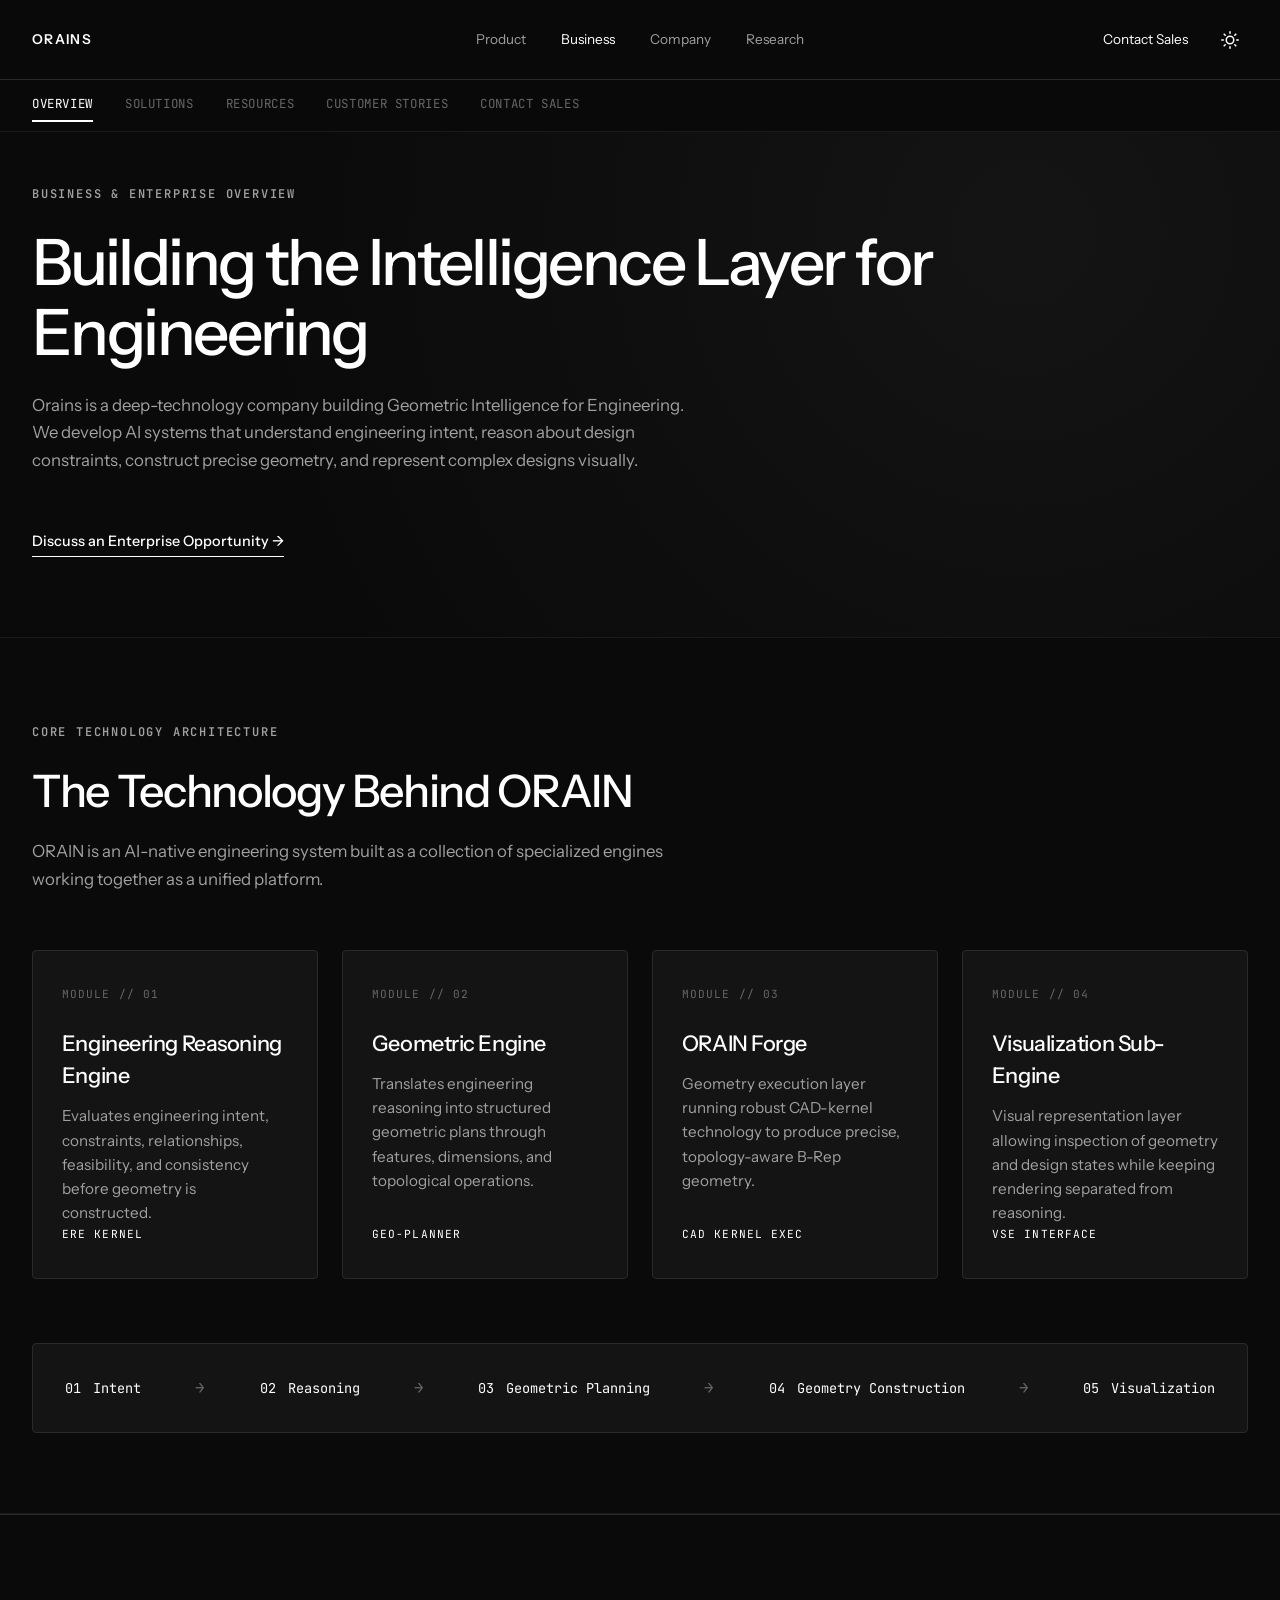
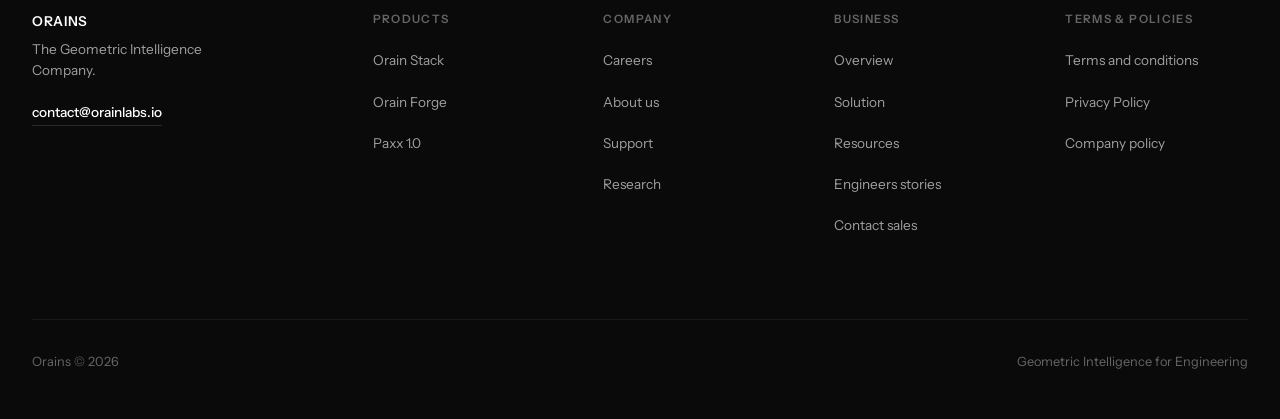
<file: Olabs/business.html>
<!DOCTYPE html>
<html lang="en">
<head>
    <meta charset="UTF-8">
    <meta name="viewport" content="width=device-width, initial-scale=1.0, maximum-scale=5.0">
    <title>Business &amp; Enterprise — Orains</title>
    <meta name="description" content="Explore enterprise solutions, engineering reasoning architecture, CAD kernel workflows, and technical resources powered by ORAIN Geometric Intelligence.">

    <!-- Premium Typography: Instrument Sans for UI, JetBrains Mono for Technical Data -->
    <link rel="preconnect" href="https://fonts.googleapis.com">
    <link rel="preconnect" href="https://fonts.gstatic.com" crossorigin>
    <link href="https://fonts.googleapis.com/css2?family=Instrument+Sans:wght@400;500;600&family=JetBrains+Mono:wght@400;500&display=swap" rel="stylesheet">

    <style>
        /* =====================================================================
           1. CORE SYSTEM & VARIABLES (DARK MODE DEFAULT)
           ===================================================================== */
        :root {
            --bg-base: #0a0a0a;
            --bg-base-rgb: 10, 10, 10;
            --bg-soft: #141414;
            --bg-surface: #1e1e1e;

            --text-primary: #ffffff;
            --text-secondary: #a0a0a0;
            --text-muted: #666666;

            --line: #2a2a2a;
            --line-light: #1a1a1a;

            --font-sans: 'Instrument Sans', -apple-system, BlinkMacSystemFont, sans-serif;
            --font-mono: 'JetBrains Mono', monospace;
            --nav-height: 80px;
            --subnav-height: 52px;
        }

        body.light-mode {
            --bg-base: #ffffff;
            --bg-base-rgb: 255, 255, 255;
            --bg-soft: #fcfcfc;
            --bg-surface: #f5f5f4;

            --text-primary: #000000;
            --text-secondary: #555555;
            --text-muted: #888888;

            --line: #e5e5e5;
            --line-light: #f0f0f0;
        }

        * {
            margin: 0;
            padding: 0;
            box-sizing: border-box;
        }

        html {
            scroll-behavior: smooth;
            font-family: var(--font-sans);
            font-size: 16px;
            overflow-x: clip;
        }

        body {
            background: var(--bg-base);
            color: var(--text-primary);
            overflow-x: clip;
            line-height: 1.5;
            -webkit-font-smoothing: antialiased;
            -moz-osx-font-smoothing: grayscale;
            transition: background-color 0.3s ease, color 0.3s ease;
        }

        a {
            color: inherit;
            text-decoration: none;
            transition: opacity 0.2s ease, color 0.2s ease;
        }

        /* =====================================================================
           2. TYPOGRAPHY & SHARED UTILITIES
           ===================================================================== */
        .container {
            width: min(1320px, calc(100% - 4rem));
            margin: 0 auto;
            position: relative;
        }

        .label-sm {
            display: inline-block;
            margin-bottom: 1.5rem;
            color: var(--text-secondary);
            font-size: 0.75rem;
            text-transform: uppercase;
            letter-spacing: 0.15em;
            font-weight: 600;
            font-family: var(--font-mono);
        }

        .headline-xl {
            color: var(--text-primary);
            font-size: clamp(2.4rem, 5vw, 4.8rem);
            font-weight: 500;
            letter-spacing: -0.04em;
            line-height: 1.1;
            margin-bottom: 1.5rem;
        }

        .headline-md {
            color: var(--text-primary);
            font-size: clamp(1.8rem, 3.5vw, 2.8rem);
            font-weight: 500;
            letter-spacing: -0.03em;
            line-height: 1.2;
            margin-bottom: 1.25rem;
        }

        .headline-sm {
            color: var(--text-primary);
            font-size: 1.35rem;
            font-weight: 500;
            letter-spacing: -0.02em;
            margin-bottom: 0.8rem;
        }

        .body-lg {
            color: var(--text-secondary);
            font-size: clamp(1.05rem, 1.3vw, 1.2rem);
            font-weight: 400;
            line-height: 1.65;
            max-width: 680px;
        }

        .body-md {
            color: var(--text-secondary);
            font-size: 0.95rem;
            line-height: 1.6;
        }

        .link-cta {
            display: inline-flex;
            align-items: center;
            gap: 0.5rem;
            color: var(--text-primary);
            font-size: 0.9rem;
            font-weight: 500;
            padding-bottom: 3px;
            border-bottom: 1px solid var(--text-primary);
            margin-top: 1.5rem;
            cursor: pointer;
            background: none;
            border-top: none;
            border-left: none;
            border-right: none;
            font-family: var(--font-sans);
        }

        .link-cta:hover {
            opacity: 0.6;
        }

        .reveal {
            opacity: 0;
            transform: translateY(16px);
            transition: opacity 0.6s cubic-bezier(0.16, 1, 0.3, 1), transform 0.6s cubic-bezier(0.16, 1, 0.3, 1);
        }

        .reveal.visible {
            opacity: 1;
            transform: translateY(0);
        }

        /* =====================================================================
           3. PRIMARY NAVIGATION & BUSINESS SUB-NAV (BOTH FIXED ON SCROLL)
           ===================================================================== */
        header {
            position: fixed;
            top: 0;
            left: 0;
            width: 100%;
            height: var(--nav-height);
            z-index: 100;
            background: rgba(var(--bg-base-rgb), 0.85);
            backdrop-filter: blur(20px);
            -webkit-backdrop-filter: blur(20px);
            border-bottom: 1px solid var(--line);
        }

        .nav-container {
            display: flex;
            height: 100%;
            align-items: center;
            justify-content: space-between;
        }

        .logo {
            font-size: 0.85rem;
            font-weight: 600;
            letter-spacing: 0.1em;
            text-transform: uppercase;
            color: var(--text-primary);
        }

        .nav-links {
            display: flex;
            gap: 2.2rem;
            position: absolute;
            left: 50%;
            transform: translateX(-50%);
        }

        .nav-links a {
            color: var(--text-secondary);
            font-size: 0.85rem;
        }

        .nav-links a:hover, .nav-links a.active {
            color: var(--text-primary);
        }

        .nav-actions {
            display: flex;
            align-items: center;
            gap: 1.5rem;
        }

        .theme-toggle-btn {
            background: transparent;
            border: none;
            cursor: pointer;
            color: var(--text-primary);
            display: flex;
            align-items: center;
            justify-content: center;
            width: 36px;
            height: 36px;
            border-radius: 50%;
            transition: background-color 0.2s ease;
        }
        
        .theme-toggle-btn:hover {
            background-color: var(--line-light);
        }

        /* Fixed Business Sub-Navigation - Pinned right below Header */
        .subnav-bar {
            position: fixed;
            top: var(--nav-height);
            left: 0;
            width: 100%;
            height: var(--subnav-height);
            z-index: 95;
            background: rgba(var(--bg-base-rgb), 0.92);
            backdrop-filter: blur(14px);
            -webkit-backdrop-filter: blur(14px);
            border-bottom: 1px solid var(--line-light);
        }

        .subnav-container {
            display: flex;
            align-items: center;
            gap: 2rem;
            height: 100%;
            overflow-x: auto;
            scroll-behavior: smooth;
            -webkit-overflow-scrolling: touch;
            scrollbar-width: none;
        }
        .subnav-container::-webkit-scrollbar { display: none; }

        .subnav-link {
            font-family: var(--font-mono);
            font-size: 0.78rem;
            color: var(--text-muted);
            white-space: nowrap;
            letter-spacing: 0.05em;
            text-transform: uppercase;
            padding: 0.4rem 0;
            border-bottom: 2px solid transparent;
            transition: all 0.2s ease;
            cursor: pointer;
            flex-shrink: 0;
        }

        .subnav-link:hover {
            color: var(--text-primary);
        }

        .subnav-link.active {
            color: var(--text-primary);
            border-bottom-color: var(--text-primary);
        }

        /* =====================================================================
           4. TAB PANEL SWITCHING SYSTEM & SWIPE TRANSITIONS
           ===================================================================== */
        #business-tab-root {
            /* Offset content below both fixed headers */
            padding-top: calc(var(--nav-height) + var(--subnav-height));
            touch-action: pan-y pinch-zoom; /* Permits vertical page scroll while letting swipe function */
        }

        .tab-panel {
            display: none;
            opacity: 0;
            transition: opacity 0.3s ease, transform 0.3s ease;
        }

        .tab-panel.active {
            display: block;
            opacity: 1;
            transform: translateX(0);
        }

        .tab-panel.slide-left {
            animation: slideInFromRight 0.28s cubic-bezier(0.16, 1, 0.3, 1) forwards;
        }

        .tab-panel.slide-right {
            animation: slideInFromLeft 0.28s cubic-bezier(0.16, 1, 0.3, 1) forwards;
        }

        @keyframes slideInFromRight {
            from {
                opacity: 0;
                transform: translateX(30px);
            }
            to {
                opacity: 1;
                transform: translateX(0);
            }
        }

        @keyframes slideInFromLeft {
            from {
                opacity: 0;
                transform: translateX(-30px);
            }
            to {
                opacity: 1;
                transform: translateX(0);
            }
        }

        .biz-hero {
            padding-top: 3rem;
            padding-bottom: 5rem;
            border-bottom: 1px solid var(--line-light);
            background: radial-gradient(circle at 80% 20%, var(--bg-soft) 0%, var(--bg-base) 70%);
        }

        .section-block {
            padding: 5rem 0;
            border-bottom: 1px solid var(--line-light);
        }

        /* =====================================================================
           5. SECTION COMPONENTS & ARCHITECTURE
           ===================================================================== */
        .arch-grid {
            display: grid;
            grid-template-columns: repeat(4, 1fr);
            gap: 1.5rem;
            margin-top: 3.5rem;
        }

        .arch-card {
            background: var(--bg-soft);
            border: 1px solid var(--line);
            border-radius: 4px;
            padding: 2.2rem 1.8rem;
            display: flex;
            flex-direction: column;
            justify-content: space-between;
            min-height: 280px;
            transition: border-color 0.3s ease, transform 0.3s ease;
        }

        .arch-card:hover {
            border-color: var(--text-muted);
            transform: translateY(-3px);
        }

        .arch-badge {
            font-family: var(--font-mono);
            font-size: 0.7rem;
            color: var(--text-muted);
            letter-spacing: 0.1em;
            margin-bottom: 1.5rem;
            display: block;
        }

        .pipeline-strip {
            margin-top: 4rem;
            background: var(--bg-soft);
            border: 1px solid var(--line);
            border-radius: 4px;
            padding: 2rem;
            display: flex;
            align-items: center;
            justify-content: space-between;
            flex-wrap: wrap;
            gap: 1rem;
        }

        .pipeline-step {
            display: flex;
            align-items: center;
            gap: 0.75rem;
            font-family: var(--font-mono);
            font-size: 0.85rem;
            color: var(--text-primary);
        }

        .pipeline-arrow {
            color: var(--text-muted);
            font-family: var(--font-mono);
        }

        .solutions-grid {
            display: grid;
            grid-template-columns: repeat(2, 1fr);
            gap: 2rem;
            margin-top: 4rem;
        }

        .solution-item {
            border: 1px solid var(--line);
            background: var(--bg-soft);
            border-radius: 4px;
            padding: 2.5rem;
        }

        .solution-num {
            font-family: var(--font-mono);
            font-size: 0.8rem;
            color: var(--text-muted);
            margin-bottom: 1rem;
            display: block;
        }

        .spec-list {
            list-style: none;
            margin-top: 1.5rem;
            display: flex;
            flex-direction: column;
            gap: 0.5rem;
        }

        .spec-list li {
            font-family: var(--font-mono);
            font-size: 0.82rem;
            color: var(--text-secondary);
            display: flex;
            align-items: center;
            gap: 0.6rem;
        }

        .spec-list li::before {
            content: "•";
            color: var(--text-muted);
        }

        .persona-grid {
            display: grid;
            grid-template-columns: repeat(4, 1fr);
            gap: 1.5rem;
            margin-top: 4rem;
        }

        .persona-card {
            border-left: 2px solid var(--line);
            padding: 0.5rem 0 0.5rem 1.5rem;
            transition: border-color 0.3s ease;
        }

        .persona-card:hover {
            border-left-color: var(--text-primary);
        }

        .resource-grid {
            display: grid;
            grid-template-columns: repeat(3, 1fr);
            gap: 1.8rem;
            margin-top: 3.5rem;
        }

        .resource-card {
            background: var(--bg-soft);
            border: 1px solid var(--line);
            border-radius: 4px;
            padding: 2.2rem;
            display: flex;
            flex-direction: column;
            justify-content: space-between;
        }

        .story-tracker {
            display: flex;
            align-items: center;
            justify-content: space-between;
            padding: 2.5rem;
            border: 1px solid var(--line);
            background: var(--bg-soft);
            border-radius: 4px;
            margin-top: 3.5rem;
            font-family: var(--font-mono);
            font-size: 0.85rem;
        }

        .story-step {
            display: flex;
            flex-direction: column;
            gap: 0.3rem;
        }

        .story-step-label {
            font-size: 0.7rem;
            color: var(--text-muted);
            text-transform: uppercase;
        }

        .story-step-val {
            color: var(--text-primary);
            font-weight: 500;
        }

        .contact-layout {
            display: grid;
            grid-template-columns: 1fr 1.2fr;
            gap: 4rem;
            margin-top: 3.5rem;
        }

        .contact-form-card {
            background: var(--bg-soft);
            border: 1px solid var(--line);
            border-radius: 6px;
            padding: 3rem;
        }

        .form-group {
            margin-bottom: 1.8rem;
            display: flex;
            flex-direction: column;
            gap: 0.5rem;
        }

        .form-row {
            display: grid;
            grid-template-columns: 1fr 1fr;
            gap: 1.5rem;
        }

        .form-label {
            font-family: var(--font-mono);
            font-size: 0.75rem;
            color: var(--text-secondary);
            text-transform: uppercase;
            letter-spacing: 0.08em;
        }

        .form-input, .form-select, .form-textarea {
            background: var(--bg-base);
            border: 1px solid var(--line);
            color: var(--text-primary);
            font-family: var(--font-sans);
            font-size: 0.95rem;
            padding: 0.85rem 1rem;
            border-radius: 4px;
            outline: none;
            transition: border-color 0.2s ease;
        }

        .form-input:focus, .form-select:focus, .form-textarea:focus {
            border-color: var(--text-primary);
        }

        .form-textarea {
            min-height: 120px;
            resize: vertical;
        }

        .radio-grid {
            display: grid;
            grid-template-columns: 1fr 1fr;
            gap: 0.8rem;
            margin-top: 0.4rem;
        }

        .radio-box {
            display: flex;
            align-items: center;
            gap: 0.6rem;
            background: var(--bg-base);
            border: 1px solid var(--line);
            padding: 0.75rem 1rem;
            border-radius: 4px;
            cursor: pointer;
            font-size: 0.85rem;
            color: var(--text-secondary);
            transition: all 0.2s ease;
        }

        .radio-box:hover {
            border-color: var(--text-muted);
            color: var(--text-primary);
        }

        .radio-box input[type="radio"] {
            accent-color: var(--text-primary);
        }

        .btn-submit {
            background: var(--text-primary);
            color: var(--bg-base);
            border: none;
            font-family: var(--font-sans);
            font-size: 0.95rem;
            font-weight: 500;
            padding: 1rem 2rem;
            border-radius: 4px;
            cursor: pointer;
            transition: opacity 0.2s ease;
            width: 100%;
            margin-top: 1rem;
        }

        .btn-submit:hover {
            opacity: 0.85;
        }

        /* =====================================================================
           6. FOOTER
           ===================================================================== */
        footer {
            padding: 6rem 0 3rem;
            background: var(--bg-base);
            border-top: 1px solid var(--line);
            font-size: 0.85rem;
        }

        .footer-grid {
            display: grid;
            grid-template-columns: 1.6fr 1fr 1fr 1fr 1fr;
            gap: 3rem;
            margin-bottom: 5rem;
        }

        .footer-brand {
            font-weight: 600;
            letter-spacing: 0.05em;
            text-transform: uppercase;
            color: var(--text-primary);
        }

        .footer-brand + p {
            margin-top: 0.5rem;
            max-width: 220px;
            color: var(--text-secondary);
        }

        .footer-email {
            display: inline-block;
            margin-top: 1.4rem;
            color: var(--text-primary);
            font-weight: 500;
            border-bottom: 1px solid var(--line);
            padding-bottom: 2px;
        }

        .footer-col {
            display: flex;
            flex-direction: column;
            gap: 0.9rem;
        }

        .footer-col h4 {
            margin-bottom: 0.3rem;
            color: var(--text-muted);
            font-size: 0.72rem;
            letter-spacing: 0.12em;
            text-transform: uppercase;
            font-weight: 600;
        }

        .footer-col a {
            color: var(--text-secondary);
            padding: 0.2rem 0;
            cursor: pointer;
        }

        .footer-col a:hover {
            color: var(--text-primary);
        }

        .footer-bottom {
            display: flex;
            align-items: center;
            justify-content: space-between;
            color: var(--text-muted);
            border-top: 1px solid var(--line-light);
            padding-top: 2rem;
            font-size: 0.8rem;
        }

        /* =====================================================================
           7. PHONE & MOBILE RESPONSIVE OPTIMIZATIONS
           ===================================================================== */
        @media (max-width: 1024px) {
            .nav-links { display: none; }
            .arch-grid, .persona-grid { grid-template-columns: repeat(2, 1fr); }
            .resource-grid { grid-template-columns: 1fr; }
            .contact-layout { grid-template-columns: 1fr; }
            .footer-grid { grid-template-columns: repeat(2, 1fr); }
        }

        @media (max-width: 768px) {
            /* Compact Header & Tabs on mobile so more viewport space is available */
            :root {
                --nav-height: 64px;
                --subnav-height: 48px;
            }

            .container { width: calc(100% - 2rem); }
            .subnav-container {
                gap: 1.4rem;
                padding: 0 0.5rem;
            }

            .solutions-grid, .arch-grid, .persona-grid, .radio-grid, .form-row { grid-template-columns: 1fr; }
            .story-tracker { flex-direction: column; align-items: flex-start; gap: 1.5rem; }
            .contact-form-card { padding: 1.8rem; }
            .pipeline-strip { flex-direction: column; align-items: flex-start; gap: 0.8rem; }
            .biz-hero { padding-top: 2rem; padding-bottom: 3.5rem; }
            .section-block { padding: 3.5rem 0; }
        }
    </style>
</head>
<body>

    <!-- Header Navigation (Fixed) -->
    <header id="navbar">
        <div class="container nav-container">
            <a href="index.html" class="logo">Orains</a>
            <nav class="nav-links" aria-label="Primary navigation">
                <a href="product">Product</a>
                <a href="business" class="active">Business</a>
                <a href="company">Company</a>
                <a href="research">Research</a>
            </nav>
            <div class="nav-actions">
                <a href="#contact-sales" class="nav-cta link-tab" style="font-size: 0.85rem;">Contact Sales</a>
                <button id="theme-toggle" class="theme-toggle-btn" aria-label="Toggle Theme">
                    <svg id="theme-icon" xmlns="http://www.w3.org/2000/svg" width="18" height="18" viewBox="0 0 24 24" fill="none" stroke="currentColor" stroke-width="2" stroke-linecap="round" stroke-linejoin="round">
                        <circle cx="12" cy="12" r="5"></circle>
                        <line x1="12" y1="1" x2="12" y2="3"></line>
                        <line x1="12" y1="21" x2="12" y2="23"></line>
                        <line x1="4.22" y1="4.22" x2="5.64" y2="5.64"></line>
                        <line x1="18.36" y1="18.36" x2="19.78" y2="19.78"></line>
                        <line x1="1" y1="12" x2="3" y2="12"></line>
                        <line x1="21" y1="12" x2="23" y2="12"></line>
                        <line x1="4.22" y1="19.78" x2="5.64" y2="18.36"></line>
                        <line x1="18.36" y1="5.64" x2="19.78" y2="4.22"></line>
                    </svg>
                </button>
            </div>
        </div>
    </header>

    <!-- Sub-Navigation for Business Subsections (Fixed & Pinned below header) -->
    <nav class="subnav-bar" id="subnav-bar" aria-label="Business subsections">
        <div class="container subnav-container" id="subnav-scroll-container">
            <a href="#overview" class="subnav-link active">Overview</a>
            <a href="#solutions" class="subnav-link">Solutions</a>
            <a href="#resources" class="subnav-link">Resources</a>
            <a href="#stories" class="subnav-link">Customer Stories</a>
            <a href="#contact-sales" class="subnav-link">Contact Sales</a>
        </div>
    </nav>

    <main id="business-tab-root">
        <!-- =============================================================
             1. TAB: OVERVIEW (HERO + CORE ARCHITECTURE)
             ============================================================= -->
        <div id="overview" class="tab-panel active">
            <!-- Hero -->
            <section class="biz-hero">
                <div class="container">
                    <span class="label-sm">BUSINESS &amp; ENTERPRISE OVERVIEW</span>
                    <h1 class="headline-xl">Building the Intelligence Layer for Engineering</h1>
                    <p class="body-lg">
                        Orains is a deep-technology company building Geometric Intelligence for Engineering. We develop AI systems that understand engineering intent, reason about design constraints, construct precise geometry, and represent complex designs visually.
                    </p>
                    <div style="margin-top: 2rem;">
                        <a href="#contact-sales" class="link-cta link-tab">Discuss an Enterprise Opportunity &rarr;</a>
                    </div>
                </div>
            </section>

            <!-- Technology Behind ORAIN -->
            <section class="section-block reveal">
                <div class="container">
                    <span class="label-sm">CORE TECHNOLOGY ARCHITECTURE</span>
                    <h2 class="headline-md">The Technology Behind ORAIN</h2>
                    <p class="body-lg">
                        ORAIN is an AI-native engineering system built as a collection of specialized engines working together as a unified platform.
                    </p>

                    <div class="arch-grid">
                        <div class="arch-card">
                            <div>
                                <span class="arch-badge">MODULE // 01</span>
                                <h3 class="headline-sm">Engineering Reasoning Engine</h3>
                                <p class="body-md">Evaluates engineering intent, constraints, relationships, feasibility, and consistency before geometry is constructed.</p>
                            </div>
                            <span class="arch-badge" style="margin-bottom:0; color: var(--text-primary);">ERE KERNEL</span>
                        </div>

                        <div class="arch-card">
                            <div>
                                <span class="arch-badge">MODULE // 02</span>
                                <h3 class="headline-sm">Geometric Engine</h3>
                                <p class="body-md">Translates engineering reasoning into structured geometric plans through features, dimensions, and topological operations.</p>
                            </div>
                            <span class="arch-badge" style="margin-bottom:0; color: var(--text-primary);">GEO-PLANNER</span>
                        </div>

                        <div class="arch-card">
                            <div>
                                <span class="arch-badge">MODULE // 03</span>
                                <h3 class="headline-sm">ORAIN Forge</h3>
                                <p class="body-md">Geometry execution layer running robust CAD-kernel technology to produce precise, topology-aware B-Rep geometry.</p>
                            </div>
                            <span class="arch-badge" style="margin-bottom:0; color: var(--text-primary);">CAD KERNEL EXEC</span>
                        </div>

                        <div class="arch-card">
                            <div>
                                <span class="arch-badge">MODULE // 04</span>
                                <h3 class="headline-sm">Visualization Sub-Engine</h3>
                                <p class="body-md">Visual representation layer allowing inspection of geometry and design states while keeping rendering separated from reasoning.</p>
                            </div>
                            <span class="arch-badge" style="margin-bottom:0; color: var(--text-primary);">VSE INTERFACE</span>
                        </div>
                    </div>

                    <div class="pipeline-strip">
                        <div class="pipeline-step"><span>01</span> Intent</div>
                        <span class="pipeline-arrow">&rarr;</span>
                        <div class="pipeline-step"><span>02</span> Reasoning</div>
                        <span class="pipeline-arrow">&rarr;</span>
                        <div class="pipeline-step"><span>03</span> Geometric Planning</div>
                        <span class="pipeline-arrow">&rarr;</span>
                        <div class="pipeline-step"><span>04</span> Geometry Construction</div>
                        <span class="pipeline-arrow">&rarr;</span>
                        <div class="pipeline-step"><span>05</span> Visualization</div>
                    </div>
                </div>
            </section>
        </div>

        <!-- =============================================================
             2. TAB: SOLUTIONS
             ============================================================= -->
        <div id="solutions" class="tab-panel">
            <section class="section-block reveal">
                <div class="container">
                    <span class="label-sm">SOLUTIONS &amp; WORKFLOWS</span>
                    <h2 class="headline-md">Engineering Intelligence, From Intent to Geometry</h2>
                    <p class="body-lg">
                        Traditional CAD workflows require engineers to manually translate ideas into sequences of sketches and operations. ORAIN introduces an intelligent reasoning layer between intent and construction.
                    </p>

                    <div class="solutions-grid">
                        <div class="solution-item">
                            <span class="solution-num">SOLUTION // 01</span>
                            <h3 class="headline-sm">AI-Assisted Geometry Generation</h3>
                            <p class="body-md">Describe components using natural language or structured engineering requirements. ORAIN interprets relationships and generates structured design representations.</p>
                        </div>

                        <div class="solution-item">
                            <span class="solution-num">SOLUTION // 02</span>
                            <h3 class="headline-sm">Engineering-Aware Design Reasoning</h3>
                            <p class="body-md">ERE evaluates constraints, dimensional consistency, feature dependencies, and design feasibility before geometry is modeled.</p>
                        </div>

                        <div class="solution-item">
                            <span class="solution-num">SOLUTION // 03</span>
                            <h3 class="headline-sm">Feature-Based Geometric Planning</h3>
                            <p class="body-md">Transforms reasoning into structured parametric features, constraints, and operations—bridging intelligence with downstream CAD formats.</p>
                        </div>

                        <div class="solution-item">
                            <span class="solution-num">SOLUTION // 04</span>
                            <h3 class="headline-sm">Engineering-Grade CAD Construction</h3>
                            <p class="body-md">ORAIN Forge constructs topology-aware, boundary-representation (B-Rep) geometry rather than approximate visual polygon meshes.</p>
                        </div>

                        <div class="solution-item">
                            <span class="solution-num">SOLUTION // 05</span>
                            <h3 class="headline-sm">Automated Geometry Validation</h3>
                            <p class="body-md">Every generated object undergoes rigorous algorithmic checks for engineering validity:</p>
                            <ul class="spec-list">
                                <li>Topological consistency &amp; manifold integrity</li>
                                <li>Watertightness &amp; volume closure</li>
                                <li>Self-intersection and constraint satisfaction</li>
                            </ul>
                        </div>

                        <div class="solution-item">
                            <span class="solution-num">SOLUTION // 06 &amp; 07</span>
                            <h3 class="headline-sm">Engineering Workflow Automation</h3>
                            <p class="body-md">Automate repetitive translation across engineering departments:</p>
                            <ul class="spec-list">
                                <li>Natural Language &rarr; Structured CAD Geometry</li>
                                <li>Requirements &rarr; Parametric Design</li>
                                <li>Design Intent &rarr; Feature Graph Structure</li>
                                <li>Geometry &rarr; Downstream Engineering Data</li>
                            </ul>
                        </div>
                    </div>

                    <div style="margin-top: 5rem;">
                        <span class="label-sm">TARGET DISCIPLINES</span>
                        <h3 class="headline-md" style="font-size: 1.8rem;">Built for How Engineers Actually Work</h3>
                        <div class="persona-grid">
                            <div class="persona-card">
                                <h4 class="headline-sm" style="font-size: 1.1rem;">Design Engineers</h4>
                                <p class="body-md">Accelerate transitions from conceptual requirements to production CAD models.</p>
                            </div>
                            <div class="persona-card">
                                <h4 class="headline-sm" style="font-size: 1.1rem;">Simulation Engineers</h4>
                                <p class="body-md">Provide clean, structured geometry directly ready for FEA simulation meshes.</p>
                            </div>
                            <div class="persona-card">
                                <h4 class="headline-sm" style="font-size: 1.1rem;">CFD Engineers</h4>
                                <p class="body-md">Eliminate manual geometry cleanup for faster iteration between design and analysis.</p>
                            </div>
                            <div class="persona-card">
                                <h4 class="headline-sm" style="font-size: 1.1rem;">Enterprise Teams</h4>
                                <p class="body-md">Establish a unified intelligence platform across design, simulation, and manufacturing.</p>
                            </div>
                        </div>
                    </div>
                </div>
            </section>
        </div>

        <!-- =============================================================
             3. TAB: RESOURCES
             ============================================================= -->
        <div id="resources" class="tab-panel">
            <section class="section-block reveal">
                <div class="container">
                    <span class="label-sm">KNOWLEDGE BASE</span>
                    <h2 class="headline-md">Exploring the Foundations of Geometric Intelligence</h2>
                    <p class="body-lg">
                        Our technical resources document the architectures, benchmarks, prototypes, and research behind AI-driven computational geometry.
                    </p>

                    <div class="resource-grid">
                        <div class="resource-card">
                            <div>
                                <span class="arch-badge">RESEARCH PAPERS</span>
                                <h3 class="headline-sm">Foundational Research</h3>
                                <p class="body-md">In-depth papers exploring geometric intelligence, neural boundary representations, and spatial reasoning.</p>
                            </div>
                            <a href="#contact-sales" class="link-cta link-tab">Explore Research &rarr;</a>
                        </div>

                        <div class="resource-card">
                            <div>
                                <span class="arch-badge">PUBLICATIONS</span>
                                <h3 class="headline-sm">Technical Insights</h3>
                                <p class="body-md">Deep dives into geometric kernels, topological feature extraction, manifold validation, and CAD graphs.</p>
                            </div>
                            <a href="#contact-sales" class="link-cta link-tab">Read Technical Insights &rarr;</a>
                        </div>

                        <div class="resource-card">
                            <div>
                                <span class="arch-badge">SYSTEM SPECS</span>
                                <h3 class="headline-sm">Architecture &amp; Engineering</h3>
                                <p class="body-md">Detailed system documentation on ERE, Geometric Engine, ORAIN Forge, and the VSE pipeline.</p>
                            </div>
                            <a href="#contact-sales" class="link-cta link-tab">Explore Architecture &rarr;</a>
                        </div>

                        <div class="resource-card">
                            <div>
                                <span class="arch-badge">BENCHMARKS</span>
                                <h3 class="headline-sm">Engineering Experiments</h3>
                                <p class="body-md">Selected experiments, speed benchmarks, and accuracy metrics evaluated against complex industrial parts.</p>
                            </div>
                            <a href="#contact-sales" class="link-cta link-tab">Explore Experiments &rarr;</a>
                        </div>

                        <div class="resource-card">
                            <div>
                                <span class="arch-badge">UPDATES</span>
                                <h3 class="headline-sm">Building in Public</h3>
                                <p class="body-md">Follow our engineering journey, technical milestones, kernel iterations, and community updates.</p>
                            </div>
                            <a href="https://github.com/Orain-Labs" target="_blank" rel="noopener noreferrer" class="link-cta">Follow Orains &rarr;</a>
                        </div>

                        <div class="resource-card">
                            <div>
                                <span class="arch-badge">ACADEMIC</span>
                                <h3 class="headline-sm">Scientific Publications</h3>
                                <p class="body-md">Peer-reviewed findings and contributions to computational geometry and engineering machine learning.</p>
                            </div>
                            <a href="#contact-sales" class="link-cta link-tab">View Publications &rarr;</a>
                        </div>
                    </div>
                </div>
            </section>
        </div>

        <!-- =============================================================
             4. TAB: CUSTOMER STORIES
             ============================================================= -->
        <div id="stories" class="tab-panel">
            <section class="section-block reveal">
                <div class="container">
                    <span class="label-sm">DEVELOPMENT &amp; CASE STUDIES</span>
                    <h2 class="headline-md">From Research to Real Engineering</h2>
                    <p class="body-lg">
                        The development of ORAIN is driven by turning engineering intelligence into tools that work in real engineering environments. Explore our research demonstrations and prototype case studies.
                    </p>

                    <!-- Journey Tracker -->
                    <div class="story-tracker">
                        <div class="story-step">
                            <span class="story-step-label">Phase 01</span>
                            <span class="story-step-val">Research</span>
                        </div>
                        <span class="pipeline-arrow">&rarr;</span>
                        <div class="story-step">
                            <span class="story-step-label">Phase 02</span>
                            <span class="story-step-val">Experiment</span>
                        </div>
                        <span class="pipeline-arrow">&rarr;</span>
                        <div class="story-step">
                            <span class="story-step-label">Phase 03</span>
                            <span class="story-step-val">Prototype</span>
                        </div>
                        <span class="pipeline-arrow">&rarr;</span>
                        <div class="story-step">
                            <span class="story-step-label">Phase 04</span>
                            <span class="story-step-val">Deployment</span>
                        </div>
                    </div>

                    <div class="solutions-grid" style="margin-top: 3.5rem;">
                        <div class="solution-item">
                            <span class="solution-num">CASE STUDY // 01</span>
                            <h3 class="headline-sm">Research Demonstrations</h3>
                            <p class="body-md">Controlled engineering evaluations demonstrating intent-to-geometry generation across aerospace mounting brackets and mechanical housings.</p>
                            <a href="#contact-sales" class="link-cta link-tab">Explore Demonstrations &rarr;</a>
                        </div>

                        <div class="solution-item">
                            <span class="solution-num">CASE STUDY // 02</span>
                            <h3 class="headline-sm">Prototype Case Studies</h3>
                            <p class="body-md">Detailed workflow analyses testing feature dependencies, parametric tolerance checking, and STEP export fidelity for manufacturing pipelines.</p>
                            <a href="#contact-sales" class="link-cta link-tab">Explore Case Studies &rarr;</a>
                        </div>
                    </div>
                </div>
            </section>
        </div>

        <!-- =============================================================
             5. TAB: CONTACT SALES
             ============================================================= -->
        <div id="contact-sales" class="tab-panel">
            <section class="section-block reveal" style="border-bottom: none;">
                <div class="container">
                    <span class="label-sm">ENGAGEMENT &amp; COLLABORATION</span>
                    <div class="contact-layout">
                        <!-- Text Info Column -->
                        <div>
                            <h2 class="headline-md">Explore What ORAIN Can Do for Your Workflow</h2>
                            <p class="body-lg" style="margin-bottom: 2.5rem;">
                                Whether you are exploring an enterprise deployment, a technical pilot, or an engineering research partnership, our team is ready to collaborate.
                            </p>

                            <div style="display: flex; flex-direction: column; gap: 2rem;">
                                <div>
                                    <h4 class="headline-sm" style="font-size: 1.15rem;">Enterprise &amp; Engineering Teams</h4>
                                    <p class="body-md">Deploy custom geometric intelligence pipelines across your organization's proprietary CAD standards.</p>
                                </div>
                                <div>
                                    <h4 class="headline-sm" style="font-size: 1.15rem;">Pilot Projects</h4>
                                    <p class="body-md">Target a specific bottleneck in your design or simulation preparation workflow with a guided pilot.</p>
                                </div>
                                <div>
                                    <h4 class="headline-sm" style="font-size: 1.15rem;">Research Partnerships</h4>
                                    <p class="body-md">Collaborate with our research team on computational geometry and engineering AI challenges.</p>
                                </div>
                            </div>
                        </div>

                        <!-- Interactive Form Column -->
                        <div class="contact-form-card">
                            <form id="business-contact-form" onsubmit="event.preventDefault(); alert('Inquiry submitted. Our engineering team will get back to you shortly.');">
                                <div class="form-row">
                                    <div class="form-group">
                                        <label class="form-label" for="name">Name *</label>
                                        <input type="text" id="name" class="form-input" placeholder="Your full name" required>
                                    </div>
                                    <div class="form-group">
                                        <label class="form-label" for="email">Work Email *</label>
                                        <input type="email" id="email" class="form-input" placeholder="name@company.com" required>
                                    </div>
                                </div>

                                <div class="form-row">
                                    <div class="form-group">
                                        <label class="form-label" for="company">Company / Organization *</label>
                                        <input type="text" id="company" class="form-input" placeholder="Company name" required>
                                    </div>
                                    <div class="form-group">
                                        <label class="form-label" for="role">Role *</label>
                                        <input type="text" id="role" class="form-input" placeholder="e.g. Lead CAD / VP Engineering" required>
                                    </div>
                                </div>

                                <div class="form-group">
                                    <label class="form-label">What are you interested in?</label>
                                    <div class="radio-grid">
                                        <label class="radio-box">
                                            <input type="radio" name="interest" value="enterprise" checked>
                                            <span>Enterprise deployment</span>
                                        </label>
                                        <label class="radio-box">
                                            <input type="radio" name="interest" value="pilot">
                                            <span>Pilot project</span>
                                        </label>
                                        <label class="radio-box">
                                            <input type="radio" name="interest" value="research">
                                            <span>Research collaboration</span>
                                        </label>
                                        <label class="radio-box">
                                            <input type="radio" name="interest" value="demo">
                                            <span>ORAIN demonstration</span>
                                        </label>
                                    </div>
                                </div>

                                <div class="form-group">
                                    <label class="form-label" for="requirements">Tell us about your requirements</label>
                                    <textarea id="requirements" class="form-textarea" placeholder="Describe the engineering workflow, software tools, or challenges you would like to discuss..."></textarea>
                                </div>

                                <button type="submit" class="btn-submit">Submit Inquiry &rarr;</button>
                            </form>
                        </div>
                    </div>
                </div>
            </section>
        </div>
    </main>

    <!-- Footer -->
    <footer>
        <div class="container">
            <div class="footer-grid">
                <div>
                    <div class="footer-brand">Orains</div>
                    <p>The Geometric Intelligence Company.</p>
                    <a href="mailto:contact@orainlabs.io" class="footer-email">contact@orainlabs.io</a>
                </div>
                <div class="footer-col">
                    <h4>Products</h4>
                    <a href="product">Orain Stack</a>
                    <a href="product#orain-forge" class="link-tab">Orain Forge</a>
                    <a href="product#paxx" class="link-tab">Paxx 1.0</a>
                </div>
                <div class="footer-col">
                    <h4>Company</h4>
                    <a href="Olabs-careers/careers">Careers</a>
                    <a href="company#about">About us</a>
                    <a href="mailto:contact@orainlabs.io">Support</a>
                    <a href="index#research">Research</a>
                </div>
                <div class="footer-col">
                    <h4>Business</h4>
                    <a href="#overview" class="link-tab">Overview</a>
                    <a href="#solutions" class="link-tab">Solution</a>
                    <a href="#resources" class="link-tab">Resources</a>
                    <a href="#stories" class="link-tab">Engineers stories</a>
                    <a href="#contact-sales" class="link-tab">Contact sales</a>
                </div>
                <div class="footer-col">
                    <h4>Terms &amp; Policies</h4>
                    <a href="#">Terms and conditions</a>
                    <a href="#">Privacy Policy</a>
                    <a href="#">Company policy</a>
                </div>
            </div>
            <div class="footer-bottom">
                <div>Orains &copy; 2026</div>
                <div>Geometric Intelligence for Engineering</div>
            </div>
        </div>
    </footer>

    <!-- Interactive Navigation, Theme, Sticky Subnav & Swipe Gestures Script -->
    <script>
        document.addEventListener('DOMContentLoaded', () => {
            /* 1. Theme Toggle */
            const themeBtn = document.getElementById('theme-toggle');
            const sunIcon = `
                <svg xmlns="http://www.w3.org/2000/svg" width="18" height="18" viewBox="0 0 24 24" fill="none" stroke="currentColor" stroke-width="2" stroke-linecap="round" stroke-linejoin="round">
                    <circle cx="12" cy="12" r="5"></circle>
                    <line x1="12" y1="1" x2="12" y2="3"></line>
                    <line x1="12" y1="21" x2="12" y2="23"></line>
                    <line x1="4.22" y1="4.22" x2="5.64" y2="5.64"></line>
                    <line x1="18.36" y1="18.36" x2="19.78" y2="19.78"></line>
                    <line x1="1" y1="12" x2="3" y2="12"></line>
                    <line x1="21" y1="12" x2="23" y2="12"></line>
                    <line x1="4.22" y1="19.78" x2="5.64" y2="18.36"></line>
                    <line x1="18.36" y1="5.64" x2="19.78" y2="4.22"></line>
                </svg>`;
            const moonIcon = `
                <svg xmlns="http://www.w3.org/2000/svg" width="18" height="18" viewBox="0 0 24 24" fill="none" stroke="currentColor" stroke-width="2" stroke-linecap="round" stroke-linejoin="round">
                    <path d="M21 12.79A9 9 0 1 1 11.21 3 7 7 0 0 0 21 12.79z"></path>
                </svg>`;

            themeBtn.addEventListener('click', () => {
                document.body.classList.toggle('light-mode');
                themeBtn.innerHTML = document.body.classList.contains('light-mode') ? moonIcon : sunIcon;
            });

            /* 2. Tab Section Switching System */
            const tabPanels = Array.from(document.querySelectorAll('.tab-panel'));
            const subnavLinks = Array.from(document.querySelectorAll('.subnav-link'));
            const subnavContainer = document.getElementById('subnav-scroll-container');
            const tabTriggerLinks = document.querySelectorAll('a[href^="#"]');
            const tabIds = tabPanels.map(p => p.id);

            function triggerReveals(panel) {
                const reveals = panel.querySelectorAll('.reveal');
                reveals.forEach(el => el.classList.add('visible'));
            }

            // Scroll the active tab button into center view in the horizontal subnav
            function centerActiveSubnavLink(activeLink) {
                if (!subnavContainer || !activeLink) return;
                const containerWidth = subnavContainer.offsetWidth;
                const linkLeft = activeLink.offsetLeft;
                const linkWidth = activeLink.offsetWidth;
                const scrollPos = linkLeft - (containerWidth / 2) + (linkWidth / 2);
                subnavContainer.scrollTo({
                    left: scrollPos,
                    behavior: 'smooth'
                });
            }

            function activateTab(tabId, updateHash = true, direction = null) {
                const cleanId = tabId.replace('#', '');
                const targetPanel = document.getElementById(cleanId);
                
                if (!targetPanel || !targetPanel.classList.contains('tab-panel')) return;

                // Remove active classes
                tabPanels.forEach(panel => {
                    panel.classList.remove('active', 'slide-left', 'slide-right');
                });

                // Add active and directional slide animation
                targetPanel.classList.add('active');
                if (direction === 'next') {
                    targetPanel.classList.add('slide-left');
                } else if (direction === 'prev') {
                    targetPanel.classList.add('slide-right');
                }
                triggerReveals(targetPanel);

                // Update subnav link styles & scroll it into center view
                let activeSubnavLink = null;
                subnavLinks.forEach(link => {
                    if (link.getAttribute('href') === `#${cleanId}`) {
                        link.classList.add('active');
                        activeSubnavLink = link;
                    } else {
                        link.classList.remove('active');
                    }
                });

                if (activeSubnavLink) {
                    centerActiveSubnavLink(activeSubnavLink);
                }

                // Scroll to top smoothly
                window.scrollTo({ top: 0, behavior: 'smooth' });

                // Update URL hash
                if (updateHash) {
                    history.pushState(null, '', `#${cleanId}`);
                }
            }

            // Click listener for all tab navigation anchors
            tabTriggerLinks.forEach(link => {
                link.addEventListener('click', (e) => {
                    const targetId = link.getAttribute('href');
                    if (targetId && targetId.startsWith('#') && targetId.length > 1) {
                        const targetElement = document.querySelector(targetId);
                        if (targetElement && targetElement.classList.contains('tab-panel')) {
                            e.preventDefault();
                            activateTab(targetId);
                        }
                    }
                });
            });

            /* 3. Horizontal Touch Swipe Navigation for Mobile/Phone */
            let touchStartX = 0;
            let touchStartY = 0;
            let touchEndX = 0;
            let touchEndY = 0;

            const mainContent = document.getElementById('business-tab-root');

            mainContent.addEventListener('touchstart', (e) => {
                touchStartX = e.changedTouches[0].screenX;
                touchStartY = e.changedTouches[0].screenY;
            }, { passive: true });

            mainContent.addEventListener('touchend', (e) => {
                touchEndX = e.changedTouches[0].screenX;
                touchEndY = e.changedTouches[0].screenY;
                handleSwipeGesture();
            }, { passive: true });

            function handleSwipeGesture() {
                const deltaX = touchEndX - touchStartX;
                const deltaY = touchEndY - touchStartY;
                const minSwipeDistance = 55; // Minimum horizontal swipe threshold in px

                // Only trigger if horizontal swipe is dominant over vertical scroll
                if (Math.abs(deltaX) > minSwipeDistance && Math.abs(deltaX) > Math.abs(deltaY) * 1.4) {
                    const activePanel = document.querySelector('.tab-panel.active');
                    if (!activePanel) return;

                    const currentIndex = tabIds.indexOf(activePanel.id);
                    if (currentIndex === -1) return;

                    if (deltaX < 0) {
                        // Swiped Left -> Go to Next Tab
                        if (currentIndex < tabIds.length - 1) {
                            activateTab(tabIds[currentIndex + 1], true, 'next');
                        }
                    } else {
                        // Swiped Right -> Go to Previous Tab
                        if (currentIndex > 0) {
                            activateTab(tabIds[currentIndex - 1], true, 'prev');
                        }
                    }
                }
            }

            // Initial load check from URL hash
            const currentHash = window.location.hash;
            if (currentHash && document.querySelector(currentHash)?.classList.contains('tab-panel')) {
                activateTab(currentHash, false);
            } else {
                activateTab('overview', false);
            }

            // Browser back/forward button support
            window.addEventListener('popstate', () => {
                const hash = window.location.hash || '#overview';
                activateTab(hash, false);
            });
        });
    </script>
</body>
</html>
</file>
